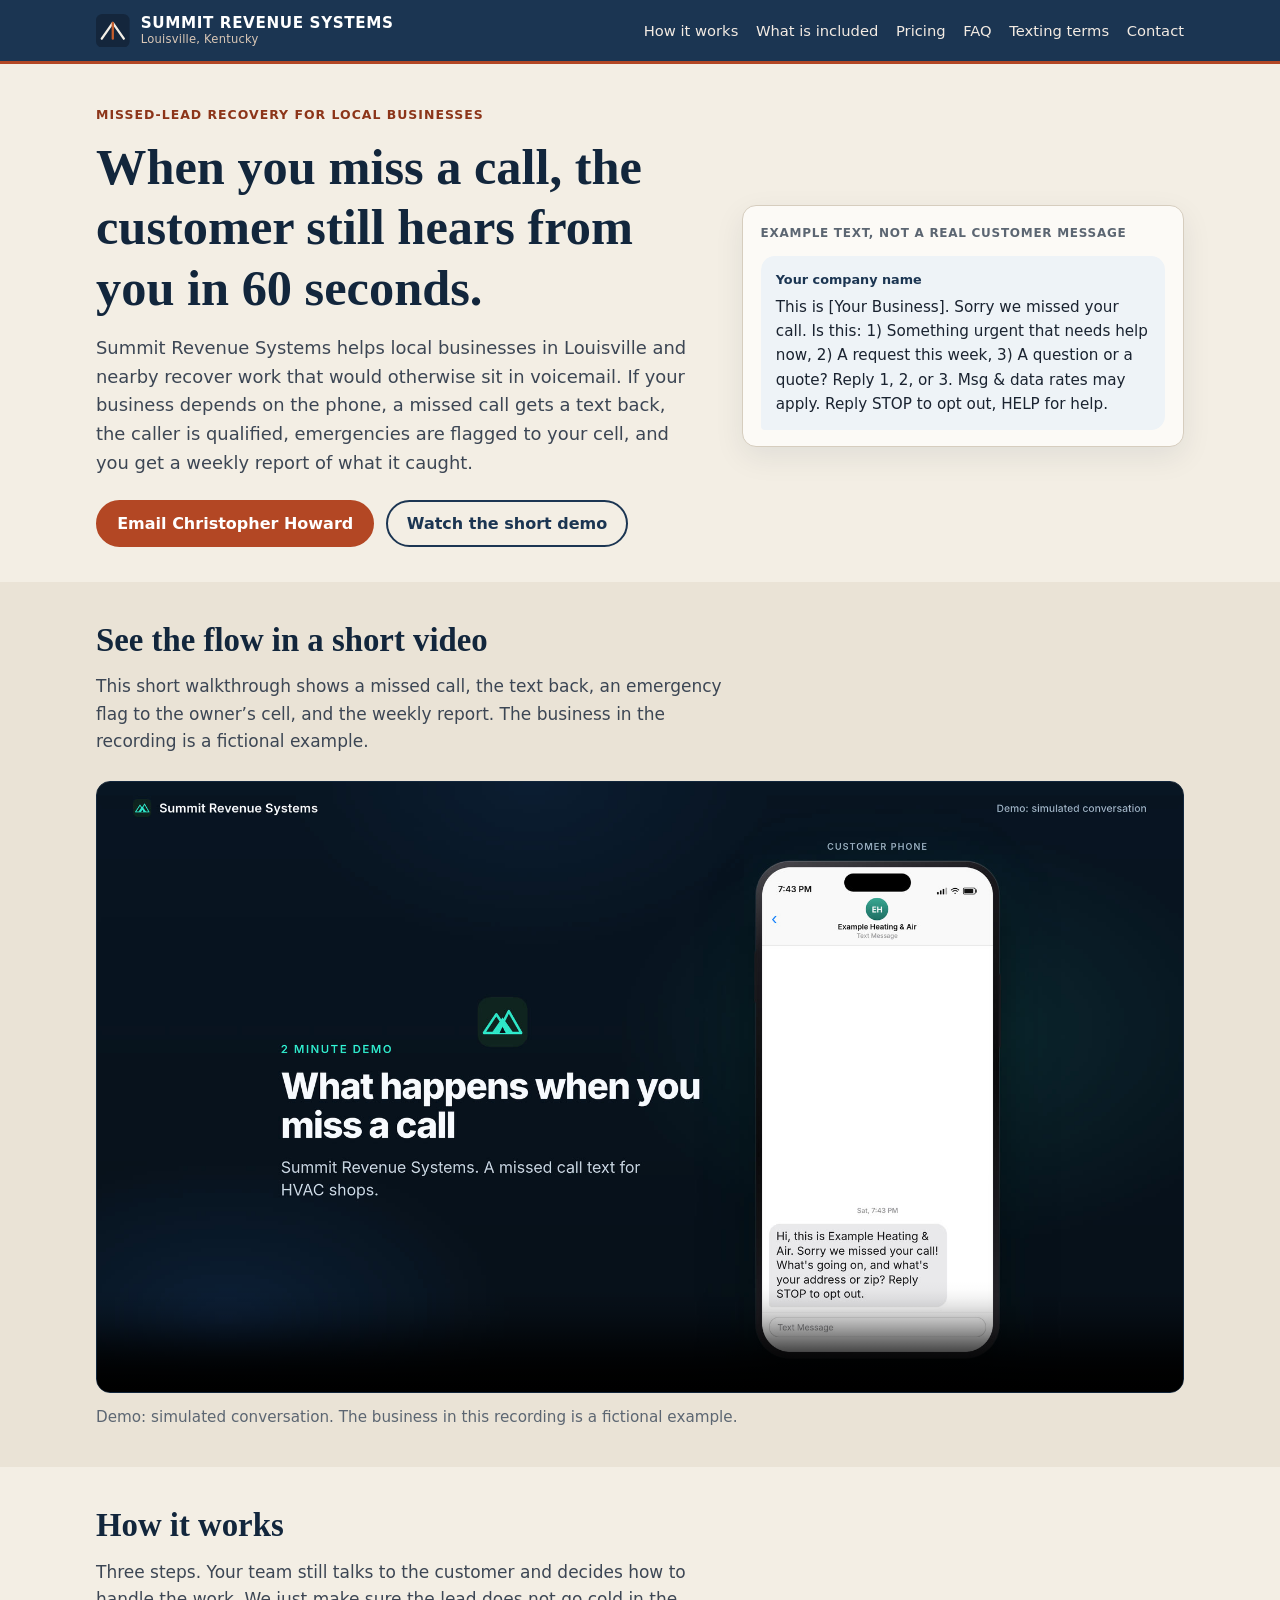
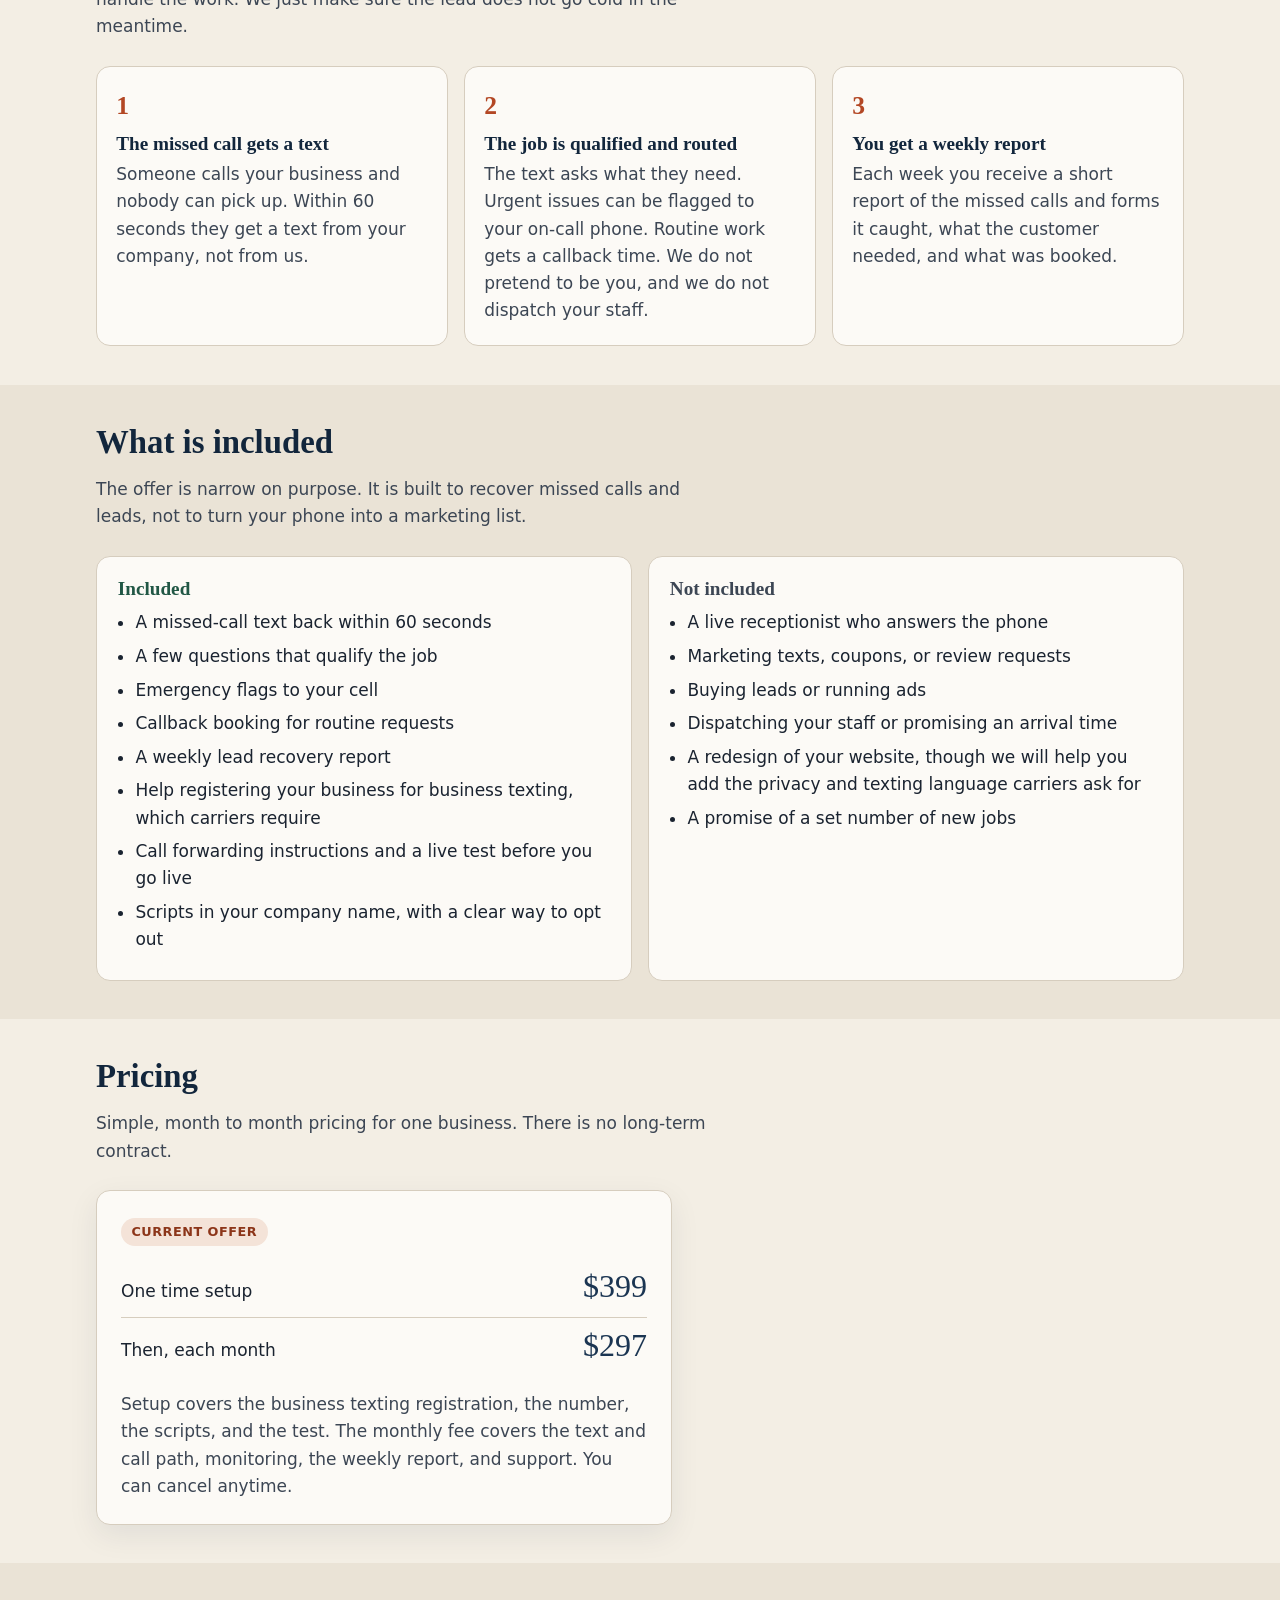
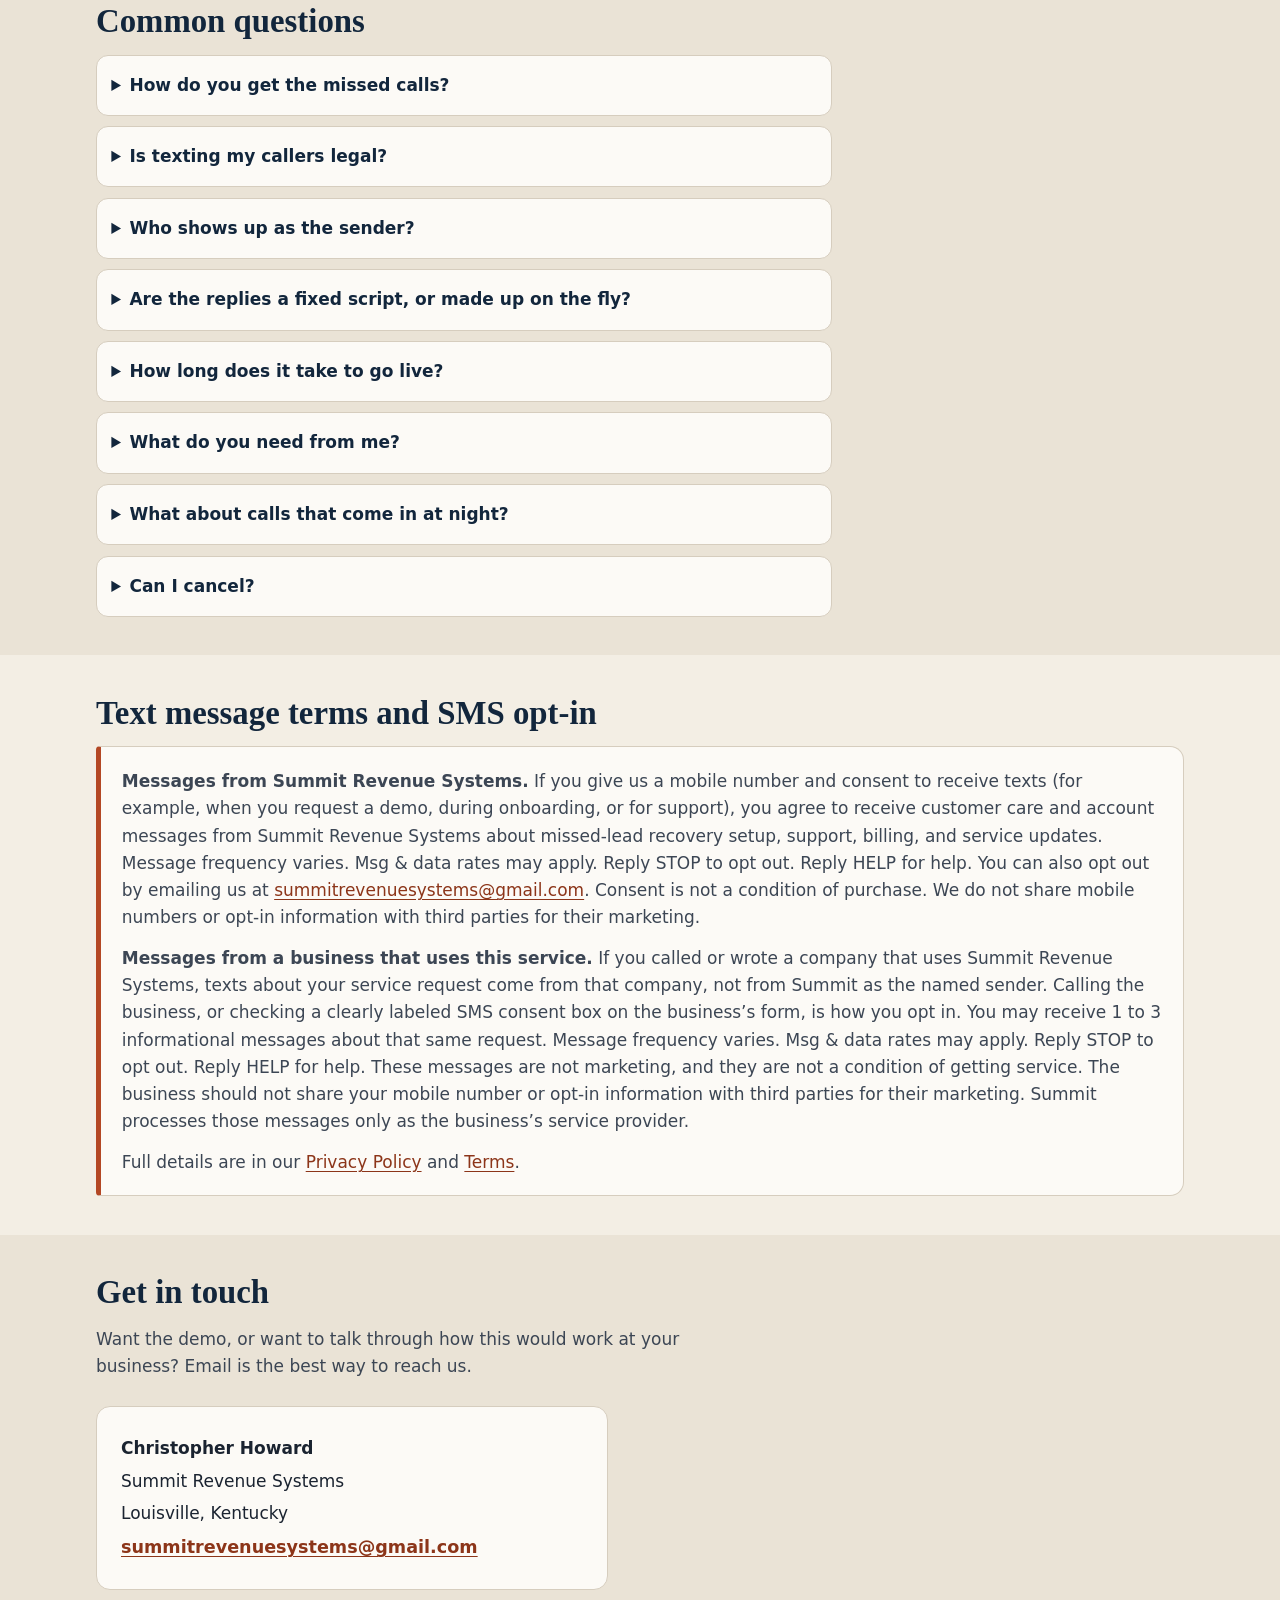
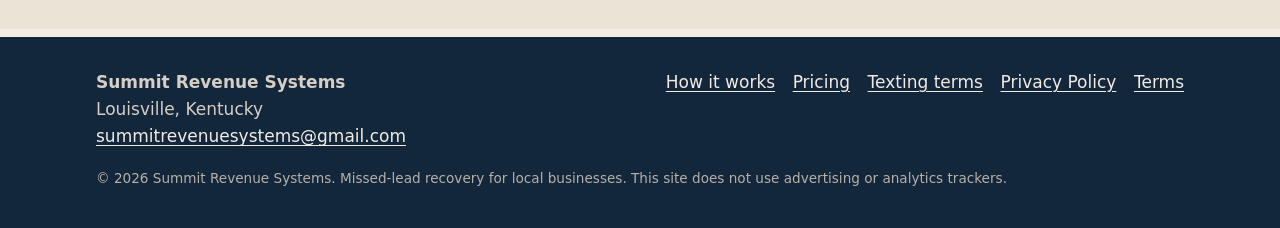
<file: index.html>
<!DOCTYPE html>
<html lang="en">
<head>
  <meta charset="utf-8">
  <meta name="viewport" content="width=device-width, initial-scale=1">
  <title>Summit Revenue Systems | Missed-Lead Recovery</title>
  <meta name="description" content="When your Louisville business misses a call, the customer gets a text back within 60 seconds. We qualify the caller, flag emergencies to your cell, and send a weekly report. $399 to set up, $297 a month, no contract.">
  <meta name="theme-color" content="#1b3552">
  <meta name="author" content="Christopher Howard, Summit Revenue Systems">
  <link rel="icon" href="favicon.svg" type="image/svg+xml">
  <link rel="stylesheet" href="styles.css">
</head>
<body>
  <a class="skip" href="#main">Skip to content</a>
  <header class="site-header">
    <div class="wrap bar">
      <a class="brand" href="index.html">
        <svg class="brand-mark" xmlns="http://www.w3.org/2000/svg" viewBox="0 0 32 32" aria-hidden="true">
          <rect width="32" height="32" rx="6" fill="#14263c"/>
          <path d="M5.5 23.5 L16 8.5 L26.5 23.5" fill="none" stroke="#f4efe6" stroke-width="2.2" stroke-linejoin="round" stroke-linecap="round"/>
          <path d="M16 8.5 V23.5" stroke="#c45c2c" stroke-width="2.2" stroke-linecap="round"/>
        </svg>
        <span class="brand-text">
          <span class="brand-name">Summit Revenue Systems</span>
          <span class="brand-tag">Louisville, Kentucky</span>
        </span>
      </a>
      <nav class="nav-desktop" aria-label="Primary">
        <a href="#how">How it works</a>
        <a href="#included">What is included</a>
        <a href="#pricing">Pricing</a>
        <a href="#faq">FAQ</a>
        <a href="#sms">Texting terms</a>
        <a href="#contact">Contact</a>
      </nav>
      <details class="nav-mobile">
        <summary>Menu</summary>
        <nav class="nav-panel" aria-label="Primary">
          <a href="#how">How it works</a>
          <a href="#included">What is included</a>
          <a href="#pricing">Pricing</a>
          <a href="#faq">FAQ</a>
          <a href="#sms">Texting terms</a>
          <a href="#contact">Contact</a>
          <a href="privacy.html">Privacy</a>
          <a href="terms.html">Terms</a>
        </nav>
      </details>
    </div>
  </header>

  <main id="main">
    <section class="hero">
      <div class="wrap hero-grid">
        <div>
          <p class="kicker">Missed-lead recovery for local businesses</p>
          <h1>When you miss a call, the customer still hears from you in 60 seconds.</h1>
          <p class="lead">Summit Revenue Systems helps local businesses in Louisville and nearby recover work that would otherwise sit in voicemail. If your business depends on the phone, a missed call gets a text back, the caller is qualified, emergencies are flagged to your cell, and you get a weekly report of what it caught.</p>
          <div class="actions">
            <a class="btn btn-primary" href="mailto:summitrevenuesystems@gmail.com?subject=Missed-lead%20recovery%20for%20my%20business">Email Christopher Howard</a>
            <a class="btn btn-secondary" href="#demo">Watch the short demo</a>
          </div>
        </div>
        <aside class="example-card" aria-label="Example of the first missed-call text">
          <p class="example-label">Example text, not a real customer message</p>
          <div class="bubble">
            <p class="from">Your company name</p>
            <p>This is [Your Business]. Sorry we missed your call. Is this: 1) Something urgent that needs help now, 2) A request this week, 3) A question or a quote? Reply 1, 2, or 3. Msg &amp; data rates may apply. Reply STOP to opt out, HELP for help.</p>
          </div>
        </aside>
      </div>
    </section>

    <section id="demo" class="band">
      <div class="wrap">
        <h2>See the flow in a short video</h2>
        <p class="section-intro">This short walkthrough shows a missed call, the text back, an emergency flag to the owner’s cell, and the weekly report. The business in the recording is a fictional example.</p>
        <div class="demo-frame">
          <img class="demo-poster" src="demo/poster.jpg" width="1600" height="900" alt="Still from the missed-call recovery demo, labeled Demo: simulated conversation.">
          <video controls preload="metadata" playsinline poster="demo/poster.jpg" title="Summit missed-call demo">
            <source src="demo/summit-missed-call-demo.mp4" type="video/mp4">
            Your browser cannot play this video. Email Christopher Howard and he can send it to you.
          </video>
        </div>
        <p class="demo-caption">Demo: simulated conversation. The business in this recording is a fictional example.</p>
      </div>
    </section>

    <section id="how">
      <div class="wrap">
        <h2>How it works</h2>
        <p class="section-intro">Three steps. Your team still talks to the customer and decides how to handle the work. We just make sure the lead does not go cold in the meantime.</p>
        <div class="steps">
          <article class="step">
            <div class="step-num">1</div>
            <h3>The missed call gets a text</h3>
            <p>Someone calls your business and nobody can pick up. Within 60 seconds they get a text from your company, not from us.</p>
          </article>
          <article class="step">
            <div class="step-num">2</div>
            <h3>The job is qualified and routed</h3>
            <p>The text asks what they need. Urgent issues can be flagged to your on-call phone. Routine work gets a callback time. We do not pretend to be you, and we do not dispatch your staff.</p>
          </article>
          <article class="step">
            <div class="step-num">3</div>
            <h3>You get a weekly report</h3>
            <p>Each week you receive a short report of the missed calls and forms it caught, what the customer needed, and what was booked.</p>
          </article>
        </div>
      </div>
    </section>

    <section id="included" class="band">
      <div class="wrap">
        <h2>What is included</h2>
        <p class="section-intro">The offer is narrow on purpose. It is built to recover missed calls and leads, not to turn your phone into a marketing list.</p>
        <div class="split">
          <div class="list-card in">
            <h3>Included</h3>
            <ul>
              <li>A missed-call text back within 60 seconds</li>
              <li>A few questions that qualify the job</li>
              <li>Emergency flags to your cell</li>
              <li>Callback booking for routine requests</li>
              <li>A weekly lead recovery report</li>
              <li>Help registering your business for business texting, which carriers require</li>
              <li>Call forwarding instructions and a live test before you go live</li>
              <li>Scripts in your company name, with a clear way to opt out</li>
            </ul>
          </div>
          <div class="list-card out">
            <h3>Not included</h3>
            <ul>
              <li>A live receptionist who answers the phone</li>
              <li>Marketing texts, coupons, or review requests</li>
              <li>Buying leads or running ads</li>
              <li>Dispatching your staff or promising an arrival time</li>
              <li>A redesign of your website, though we will help you add the privacy and texting language carriers ask for</li>
              <li>A promise of a set number of new jobs</li>
            </ul>
          </div>
        </div>
      </div>
    </section>

    <section id="pricing">
      <div class="wrap">
        <h2>Pricing</h2>
        <p class="section-intro">Simple, month to month pricing for one business. There is no long-term contract.</p>
        <div class="price-box">
          <span class="badge">Current offer</span>
          <div class="price-row">
            <div>One time setup</div>
            <div class="price-amt">$399</div>
          </div>
          <div class="price-row">
            <div>Then, each month</div>
            <div class="price-amt">$297</div>
          </div>
          <p class="price-note">Setup covers the business texting registration, the number, the scripts, and the test. The monthly fee covers the text and call path, monitoring, the weekly report, and support. You can cancel anytime.</p>
        </div>
      </div>
    </section>

    <section id="faq" class="band">
      <div class="wrap">
        <h2>Common questions</h2>
        <div class="faq">
          <details>
            <summary>How do you get the missed calls?</summary>
            <p>Your phone company forwards unanswered calls to a number we set up for your business. If that path ever fails, callers reach your normal voicemail. You can turn forwarding off at any time.</p>
          </details>
          <details>
            <summary>Is texting my callers legal?</summary>
            <p>We treat the first missed-call text as a reply to a call the customer already placed, not as a marketing message. The first text identifies your company and tells the person how to opt out. Follow-up texts, if any, stay about that same request. We do not send promotions, coupons, or review requests. Texts after a web form go out only when the form includes a clear SMS consent checkbox and disclosure. Each business is registered for business texting under its own legal name before any messages are sent.</p>
            <p>Carriers and regulators have not published a rule that names “missed call text back” as its own category of consent, so we keep the program narrow on purpose. This is a description of how we operate, not legal advice. A lawyer should review your specific use before you go live.</p>
          </details>
          <details>
            <summary>Who shows up as the sender?</summary>
            <p>The texts go out in your company’s name. Callers should feel like they are hearing from you. Summit is your vendor in the background, not the name on the message.</p>
          </details>
          <details>
            <summary>Are the replies a fixed script, or made up on the fly?</summary>
            <p>No. The replies follow a fixed script we agree on with you. It does not invent answers, and it does not pretend to be a person at your business.</p>
          </details>
          <details>
            <summary>How long does it take to go live?</summary>
            <p>Setup on our side is straightforward. Carrier approval for business texting often takes about a week, and it can take longer if the paperwork is sent back. We start that registration first and set expectations before you depend on the system.</p>
          </details>
          <details>
            <summary>What do you need from me?</summary>
            <p>Your legal business name, EIN (your federal tax ID), website, business hours, on-call cell, and a backup contact. Carriers also expect a privacy policy and texting terms on your site. We will help you with that language.</p>
          </details>
          <details>
            <summary>What about calls that come in at night?</summary>
            <p>The first reply to a missed call can go out right away, including at night, because the person just called you. Any later automatic follow-up waits until morning hours.</p>
          </details>
          <details>
            <summary>Can I cancel?</summary>
            <p>Yes. There is no long-term contract. You can cancel anytime.</p>
          </details>
        </div>
      </div>
    </section>

    <section id="sms">
      <div class="wrap">
        <h2>Text message terms and SMS opt-in</h2>
        <div class="sms-box">
          <p><strong>Messages from Summit Revenue Systems.</strong> If you give us a mobile number and consent to receive texts (for example, when you request a demo, during onboarding, or for support), you agree to receive customer care and account messages from Summit Revenue Systems about missed-lead recovery setup, support, billing, and service updates. Message frequency varies. Msg &amp; data rates may apply. Reply STOP to opt out. Reply HELP for help. You can also opt out by emailing us at <a href="mailto:summitrevenuesystems@gmail.com">summitrevenuesystems@gmail.com</a>. Consent is not a condition of purchase. We do not share mobile numbers or opt-in information with third parties for their marketing.</p>
          <p><strong>Messages from a business that uses this service.</strong> If you called or wrote a company that uses Summit Revenue Systems, texts about your service request come from that company, not from Summit as the named sender. Calling the business, or checking a clearly labeled SMS consent box on the business’s form, is how you opt in. You may receive 1 to 3 informational messages about that same request. Message frequency varies. Msg &amp; data rates may apply. Reply STOP to opt out. Reply HELP for help. These messages are not marketing, and they are not a condition of getting service. The business should not share your mobile number or opt-in information with third parties for their marketing. Summit processes those messages only as the business’s service provider.</p>
          <p>Full details are in our <a href="privacy.html">Privacy Policy</a> and <a href="terms.html">Terms</a>.</p>
        </div>
      </div>
    </section>

    <section id="contact" class="band">
      <div class="wrap">
        <h2>Get in touch</h2>
        <p class="section-intro">Want the demo, or want to talk through how this would work at your business? Email is the best way to reach us.</p>
        <div class="contact-card">
          <p><strong>Christopher Howard</strong></p>
          <p>Summit Revenue Systems</p>
          <p>Louisville, Kentucky</p>
          <p><a class="email" href="mailto:summitrevenuesystems@gmail.com">summitrevenuesystems@gmail.com</a></p>
        </div>
      </div>
    </section>
  </main>

  <footer class="site-footer">
    <div class="wrap">
      <div class="footer-grid">
        <div>
          <strong>Summit Revenue Systems</strong>
          <div>Louisville, Kentucky</div>
          <div><a href="mailto:summitrevenuesystems@gmail.com">summitrevenuesystems@gmail.com</a></div>
        </div>
        <nav class="footer-links" aria-label="Footer">
          <a href="#how">How it works</a>
          <a href="#pricing">Pricing</a>
          <a href="#sms">Texting terms</a>
          <a href="privacy.html">Privacy Policy</a>
          <a href="terms.html">Terms</a>
        </nav>
      </div>
      <p class="tiny">© 2026 Summit Revenue Systems. Missed-lead recovery for local businesses. This site does not use advertising or analytics trackers.</p>
    </div>
  </footer>
</body>
</html>
</file>
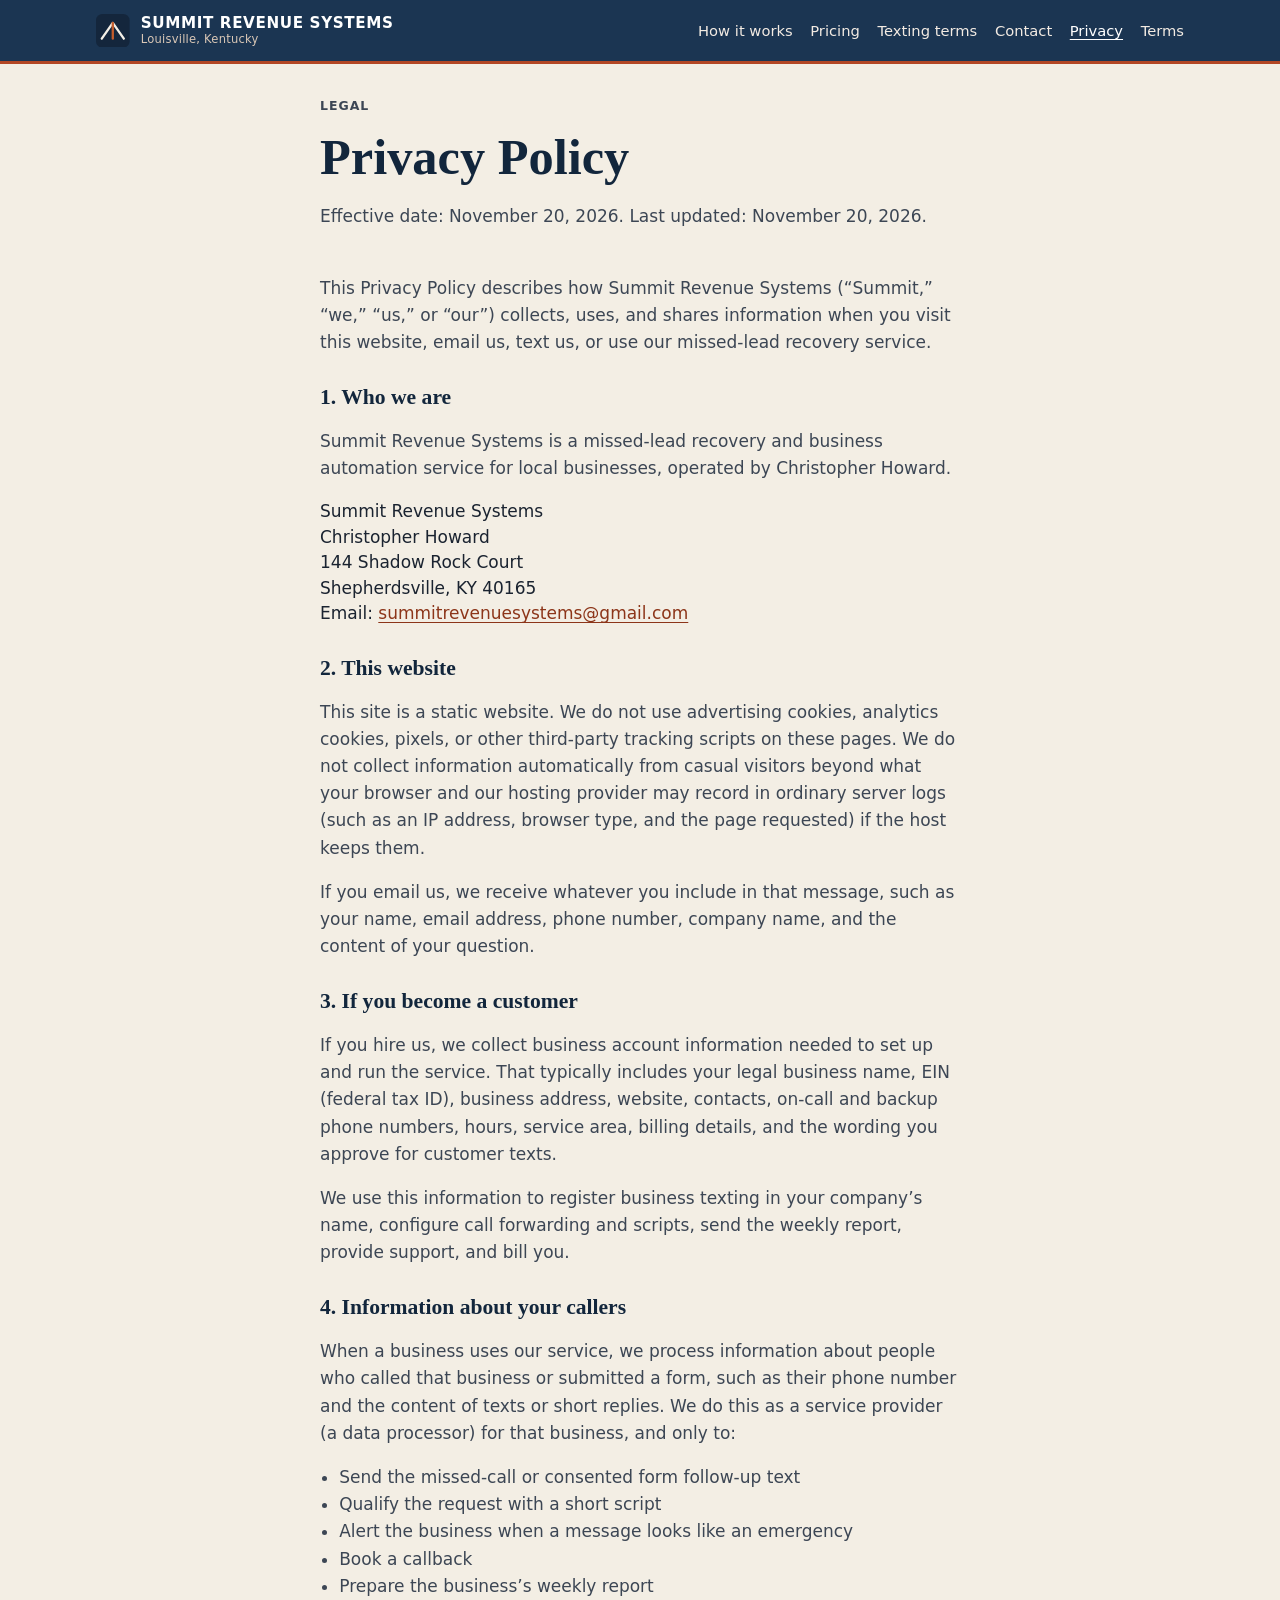
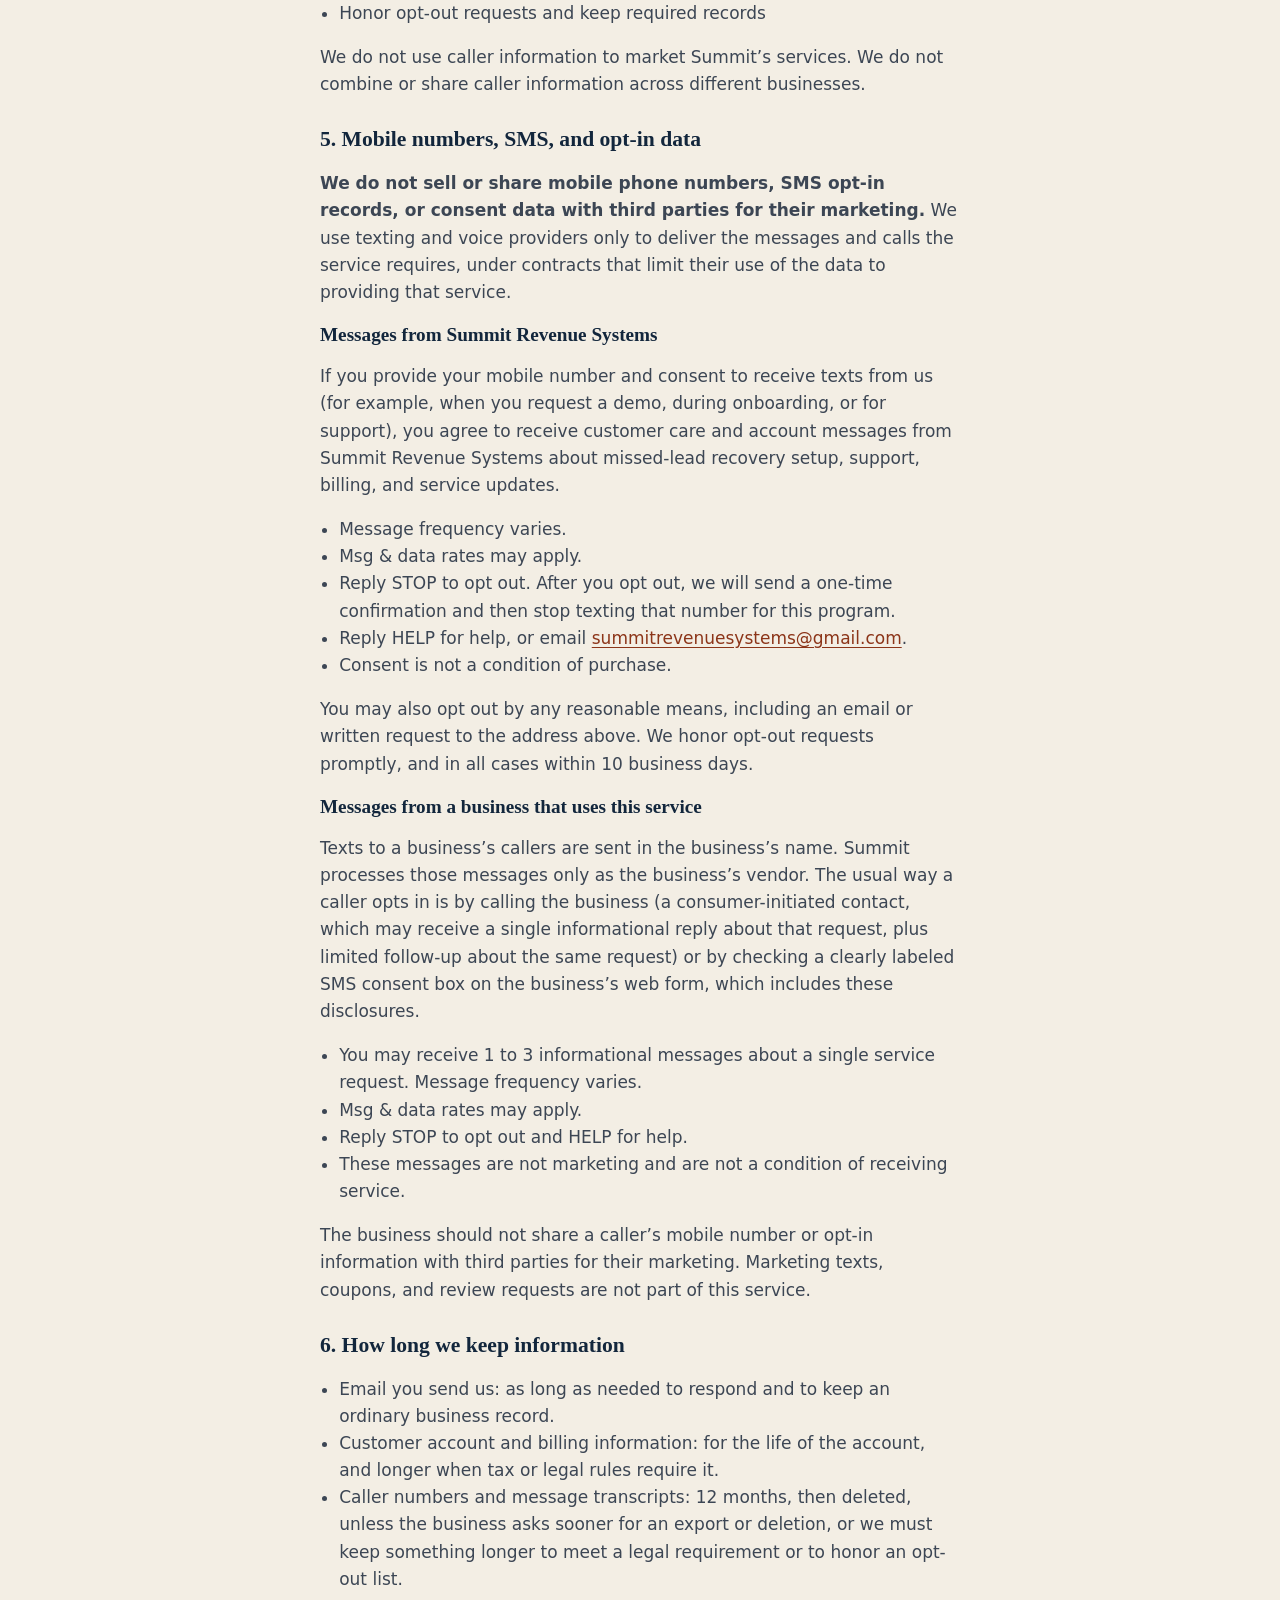
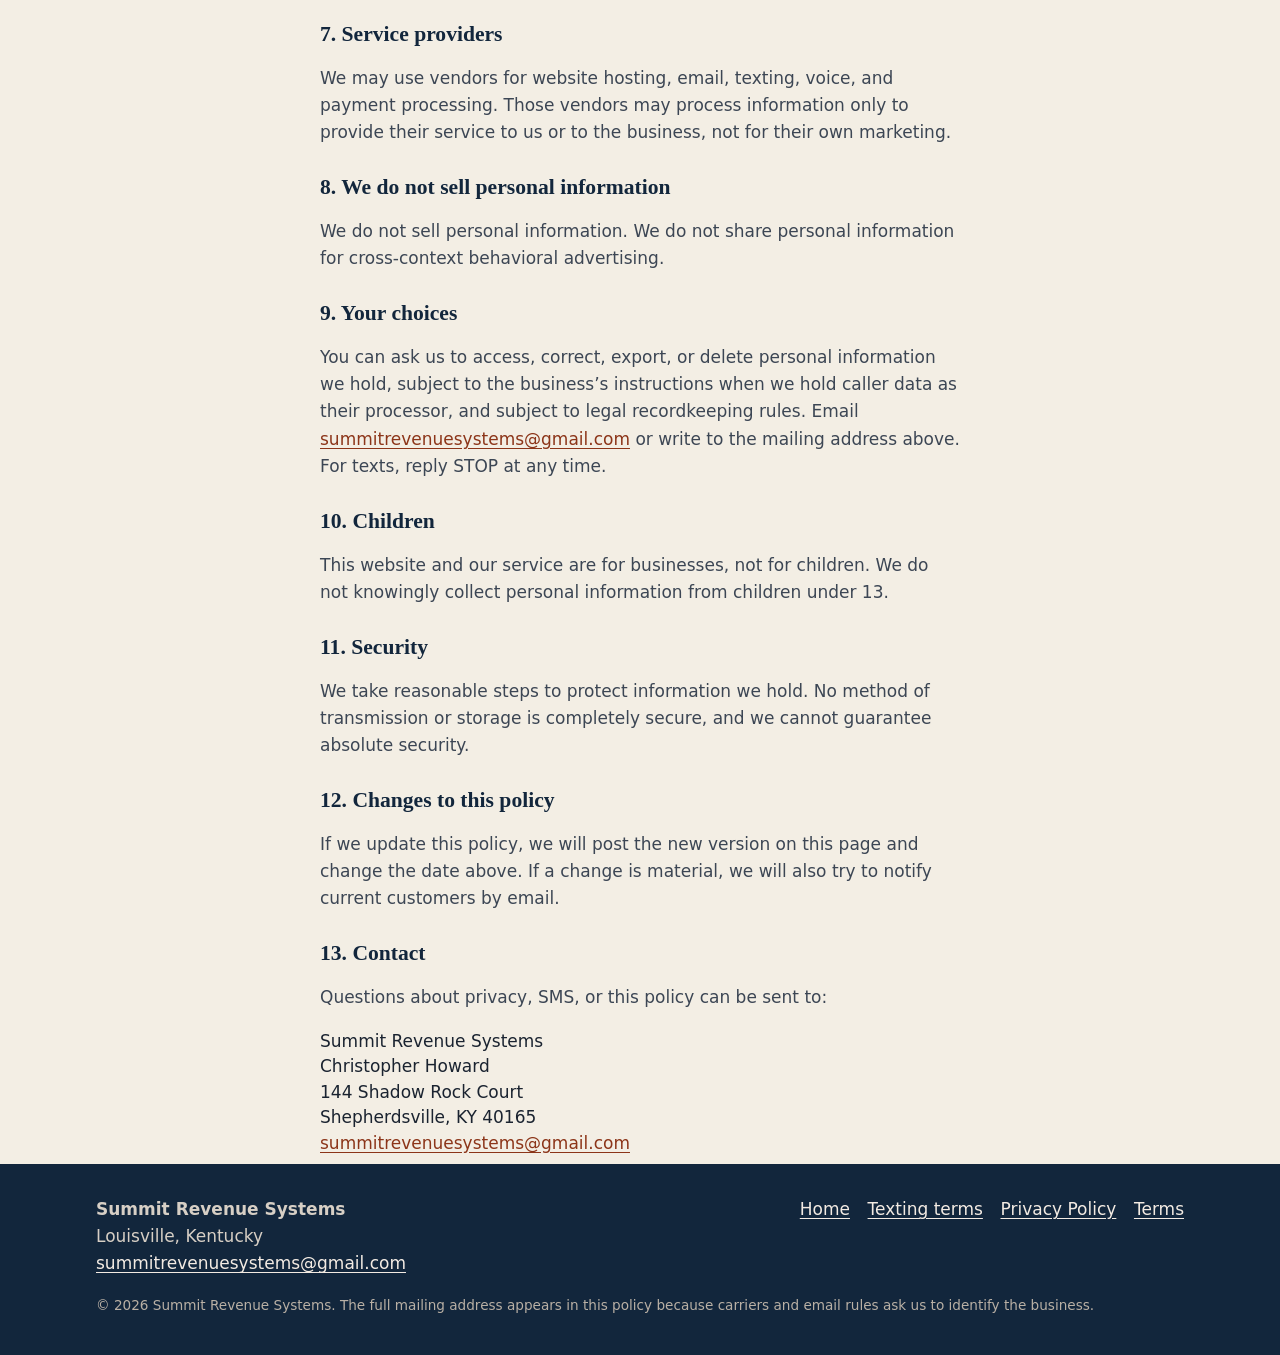
<file: privacy.html>
<!DOCTYPE html>
<html lang="en">
<head>
  <meta charset="utf-8">
  <meta name="viewport" content="width=device-width, initial-scale=1">
  <title>Privacy Policy | Summit Revenue Systems</title>
  <meta name="description" content="Privacy Policy for Summit Revenue Systems, including how we handle mobile numbers, SMS opt-in information, and caller data for missed-lead recovery.">
  <meta name="theme-color" content="#1b3552">
  <link rel="icon" href="favicon.svg" type="image/svg+xml">
  <link rel="stylesheet" href="styles.css">
</head>
<body>
  <a class="skip" href="#main">Skip to content</a>
  <header class="site-header">
    <div class="wrap bar">
      <a class="brand" href="index.html">
        <svg class="brand-mark" xmlns="http://www.w3.org/2000/svg" viewBox="0 0 32 32" aria-hidden="true">
          <rect width="32" height="32" rx="6" fill="#14263c"/>
          <path d="M5.5 23.5 L16 8.5 L26.5 23.5" fill="none" stroke="#f4efe6" stroke-width="2.2" stroke-linejoin="round" stroke-linecap="round"/>
          <path d="M16 8.5 V23.5" stroke="#c45c2c" stroke-width="2.2" stroke-linecap="round"/>
        </svg>
        <span class="brand-text">
          <span class="brand-name">Summit Revenue Systems</span>
          <span class="brand-tag">Louisville, Kentucky</span>
        </span>
      </a>
      <nav class="nav-desktop" aria-label="Primary">
        <a href="index.html#how">How it works</a>
        <a href="index.html#pricing">Pricing</a>
        <a href="index.html#sms">Texting terms</a>
        <a href="index.html#contact">Contact</a>
        <a href="privacy.html" aria-current="page">Privacy</a>
        <a href="terms.html">Terms</a>
      </nav>
      <details class="nav-mobile">
        <summary>Menu</summary>
        <nav class="nav-panel" aria-label="Primary">
          <a href="index.html">Home</a>
          <a href="index.html#sms">Texting terms</a>
          <a href="privacy.html" aria-current="page">Privacy</a>
          <a href="terms.html">Terms</a>
          <a href="index.html#contact">Contact</a>
        </nav>
      </details>
    </div>
  </header>

  <main id="main" class="legal">
    <header class="legal-header narrow">
      <p class="kicker">Legal</p>
      <h1>Privacy Policy</h1>
      <p class="legal-meta">Effective date: November 20, 2026. Last updated: November 20, 2026.</p>
    </header>

    <div class="narrow">
      <p>This Privacy Policy describes how Summit Revenue Systems (“Summit,” “we,” “us,” or “our”) collects, uses, and shares information when you visit this website, email us, text us, or use our missed-lead recovery service.</p>

      <h2>1. Who we are</h2>
      <p>Summit Revenue Systems is a missed-lead recovery and business automation service for local businesses, operated by Christopher Howard.</p>
      <address class="address">
        Summit Revenue Systems<br>
        Christopher Howard<br>
        144 Shadow Rock Court<br>
        Shepherdsville, KY 40165<br>
        Email: <a href="mailto:summitrevenuesystems@gmail.com">summitrevenuesystems@gmail.com</a>
      </address>

      <h2>2. This website</h2>
      <p>This site is a static website. We do not use advertising cookies, analytics cookies, pixels, or other third-party tracking scripts on these pages. We do not collect information automatically from casual visitors beyond what your browser and our hosting provider may record in ordinary server logs (such as an IP address, browser type, and the page requested) if the host keeps them.</p>
      <p>If you email us, we receive whatever you include in that message, such as your name, email address, phone number, company name, and the content of your question.</p>

      <h2>3. If you become a customer</h2>
      <p>If you hire us, we collect business account information needed to set up and run the service. That typically includes your legal business name, EIN (federal tax ID), business address, website, contacts, on-call and backup phone numbers, hours, service area, billing details, and the wording you approve for customer texts.</p>
      <p>We use this information to register business texting in your company’s name, configure call forwarding and scripts, send the weekly report, provide support, and bill you.</p>

      <h2>4. Information about your callers</h2>
      <p>When a business uses our service, we process information about people who called that business or submitted a form, such as their phone number and the content of texts or short replies. We do this as a service provider (a data processor) for that business, and only to:</p>
      <ul>
        <li>Send the missed-call or consented form follow-up text</li>
        <li>Qualify the request with a short script</li>
        <li>Alert the business when a message looks like an emergency</li>
        <li>Book a callback</li>
        <li>Prepare the business’s weekly report</li>
        <li>Honor opt-out requests and keep required records</li>
      </ul>
      <p>We do not use caller information to market Summit’s services. We do not combine or share caller information across different businesses.</p>

      <h2>5. Mobile numbers, SMS, and opt-in data</h2>
      <p><strong>We do not sell or share mobile phone numbers, SMS opt-in records, or consent data with third parties for their marketing.</strong> We use texting and voice providers only to deliver the messages and calls the service requires, under contracts that limit their use of the data to providing that service.</p>

      <h3>Messages from Summit Revenue Systems</h3>
      <p>If you provide your mobile number and consent to receive texts from us (for example, when you request a demo, during onboarding, or for support), you agree to receive customer care and account messages from Summit Revenue Systems about missed-lead recovery setup, support, billing, and service updates.</p>
      <ul>
        <li>Message frequency varies.</li>
        <li>Msg &amp; data rates may apply.</li>
        <li>Reply STOP to opt out. After you opt out, we will send a one-time confirmation and then stop texting that number for this program.</li>
        <li>Reply HELP for help, or email <a href="mailto:summitrevenuesystems@gmail.com">summitrevenuesystems@gmail.com</a>.</li>
        <li>Consent is not a condition of purchase.</li>
      </ul>
      <p>You may also opt out by any reasonable means, including an email or written request to the address above. We honor opt-out requests promptly, and in all cases within 10 business days.</p>

      <h3>Messages from a business that uses this service</h3>
      <p>Texts to a business’s callers are sent in the business’s name. Summit processes those messages only as the business’s vendor. The usual way a caller opts in is by calling the business (a consumer-initiated contact, which may receive a single informational reply about that request, plus limited follow-up about the same request) or by checking a clearly labeled SMS consent box on the business’s web form, which includes these disclosures.</p>
      <ul>
        <li>You may receive 1 to 3 informational messages about a single service request. Message frequency varies.</li>
        <li>Msg &amp; data rates may apply.</li>
        <li>Reply STOP to opt out and HELP for help.</li>
        <li>These messages are not marketing and are not a condition of receiving service.</li>
      </ul>
      <p>The business should not share a caller’s mobile number or opt-in information with third parties for their marketing. Marketing texts, coupons, and review requests are not part of this service.</p>

      <h2>6. How long we keep information</h2>
      <ul>
        <li>Email you send us: as long as needed to respond and to keep an ordinary business record.</li>
        <li>Customer account and billing information: for the life of the account, and longer when tax or legal rules require it.</li>
        <li>Caller numbers and message transcripts: 12 months, then deleted, unless the business asks sooner for an export or deletion, or we must keep something longer to meet a legal requirement or to honor an opt-out list.</li>
      </ul>

      <h2>7. Service providers</h2>
      <p>We may use vendors for website hosting, email, texting, voice, and payment processing. Those vendors may process information only to provide their service to us or to the business, not for their own marketing.</p>

      <h2>8. We do not sell personal information</h2>
      <p>We do not sell personal information. We do not share personal information for cross-context behavioral advertising.</p>

      <h2>9. Your choices</h2>
      <p>You can ask us to access, correct, export, or delete personal information we hold, subject to the business’s instructions when we hold caller data as their processor, and subject to legal recordkeeping rules. Email <a href="mailto:summitrevenuesystems@gmail.com">summitrevenuesystems@gmail.com</a> or write to the mailing address above. For texts, reply STOP at any time.</p>

      <h2>10. Children</h2>
      <p>This website and our service are for businesses, not for children. We do not knowingly collect personal information from children under 13.</p>

      <h2>11. Security</h2>
      <p>We take reasonable steps to protect information we hold. No method of transmission or storage is completely secure, and we cannot guarantee absolute security.</p>

      <h2>12. Changes to this policy</h2>
      <p>If we update this policy, we will post the new version on this page and change the date above. If a change is material, we will also try to notify current customers by email.</p>

      <h2>13. Contact</h2>
      <p>Questions about privacy, SMS, or this policy can be sent to:</p>
      <address class="address">
        Summit Revenue Systems<br>
        Christopher Howard<br>
        144 Shadow Rock Court<br>
        Shepherdsville, KY 40165<br>
        <a href="mailto:summitrevenuesystems@gmail.com">summitrevenuesystems@gmail.com</a>
      </address>
    </div>
  </main>

  <footer class="site-footer">
    <div class="wrap">
      <div class="footer-grid">
        <div>
          <strong>Summit Revenue Systems</strong>
          <div>Louisville, Kentucky</div>
          <div><a href="mailto:summitrevenuesystems@gmail.com">summitrevenuesystems@gmail.com</a></div>
        </div>
        <nav class="footer-links" aria-label="Footer">
          <a href="index.html">Home</a>
          <a href="index.html#sms">Texting terms</a>
          <a href="privacy.html" aria-current="page">Privacy Policy</a>
          <a href="terms.html">Terms</a>
        </nav>
      </div>
      <p class="tiny">© 2026 Summit Revenue Systems. The full mailing address appears in this policy because carriers and email rules ask us to identify the business.</p>
    </div>
  </footer>
</body>
</html>
</file>
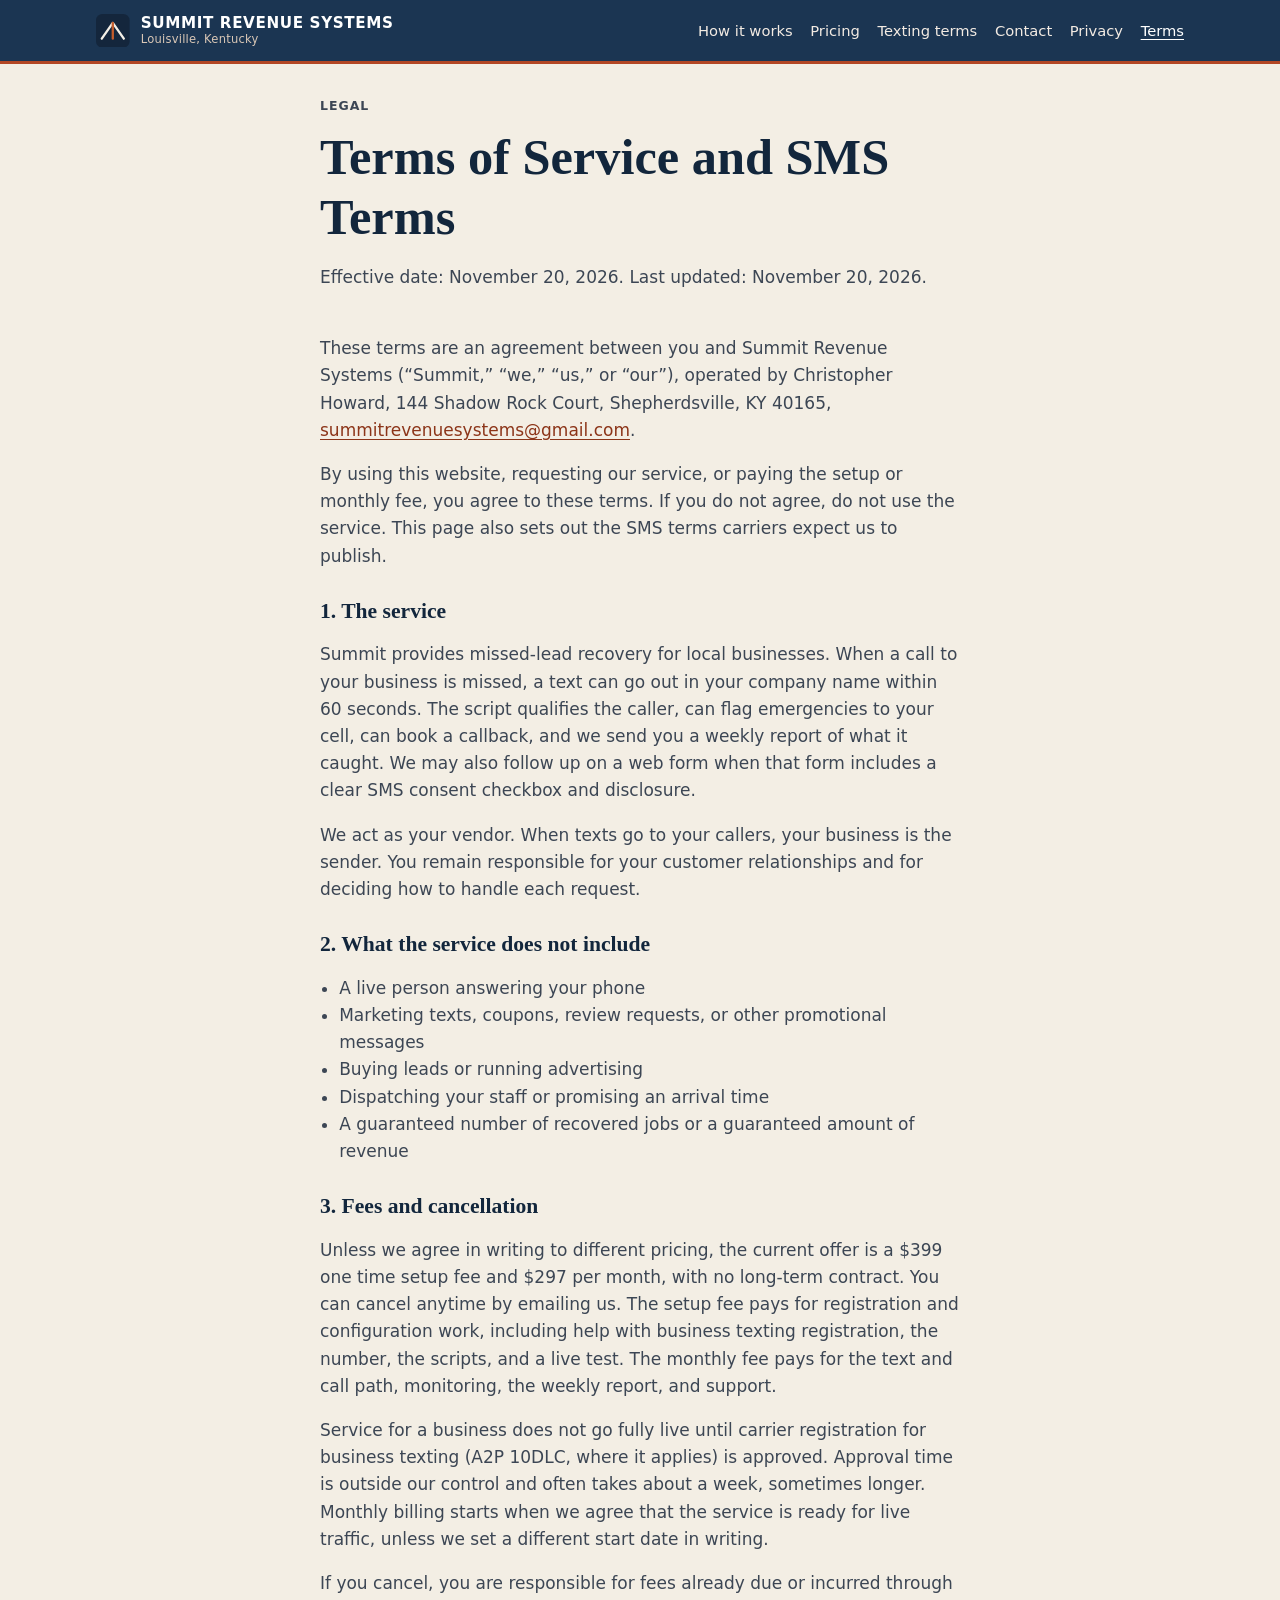
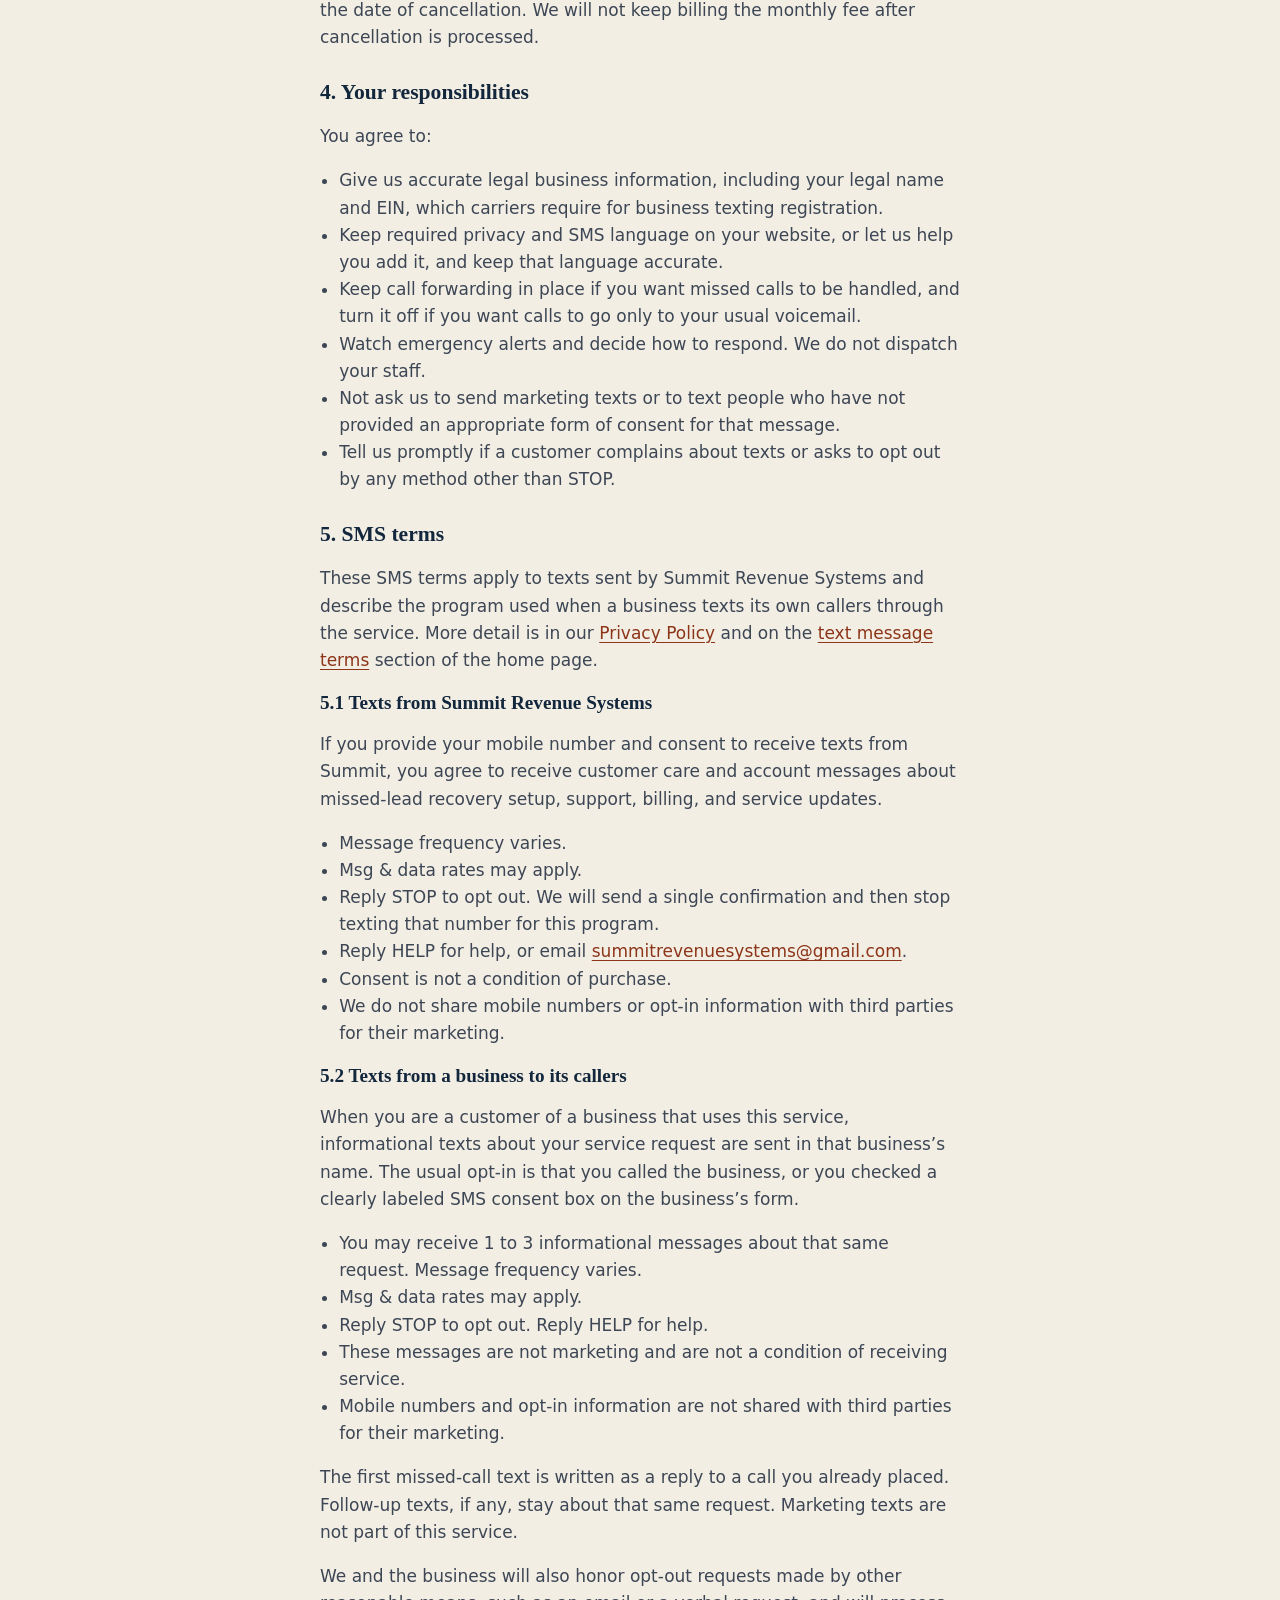
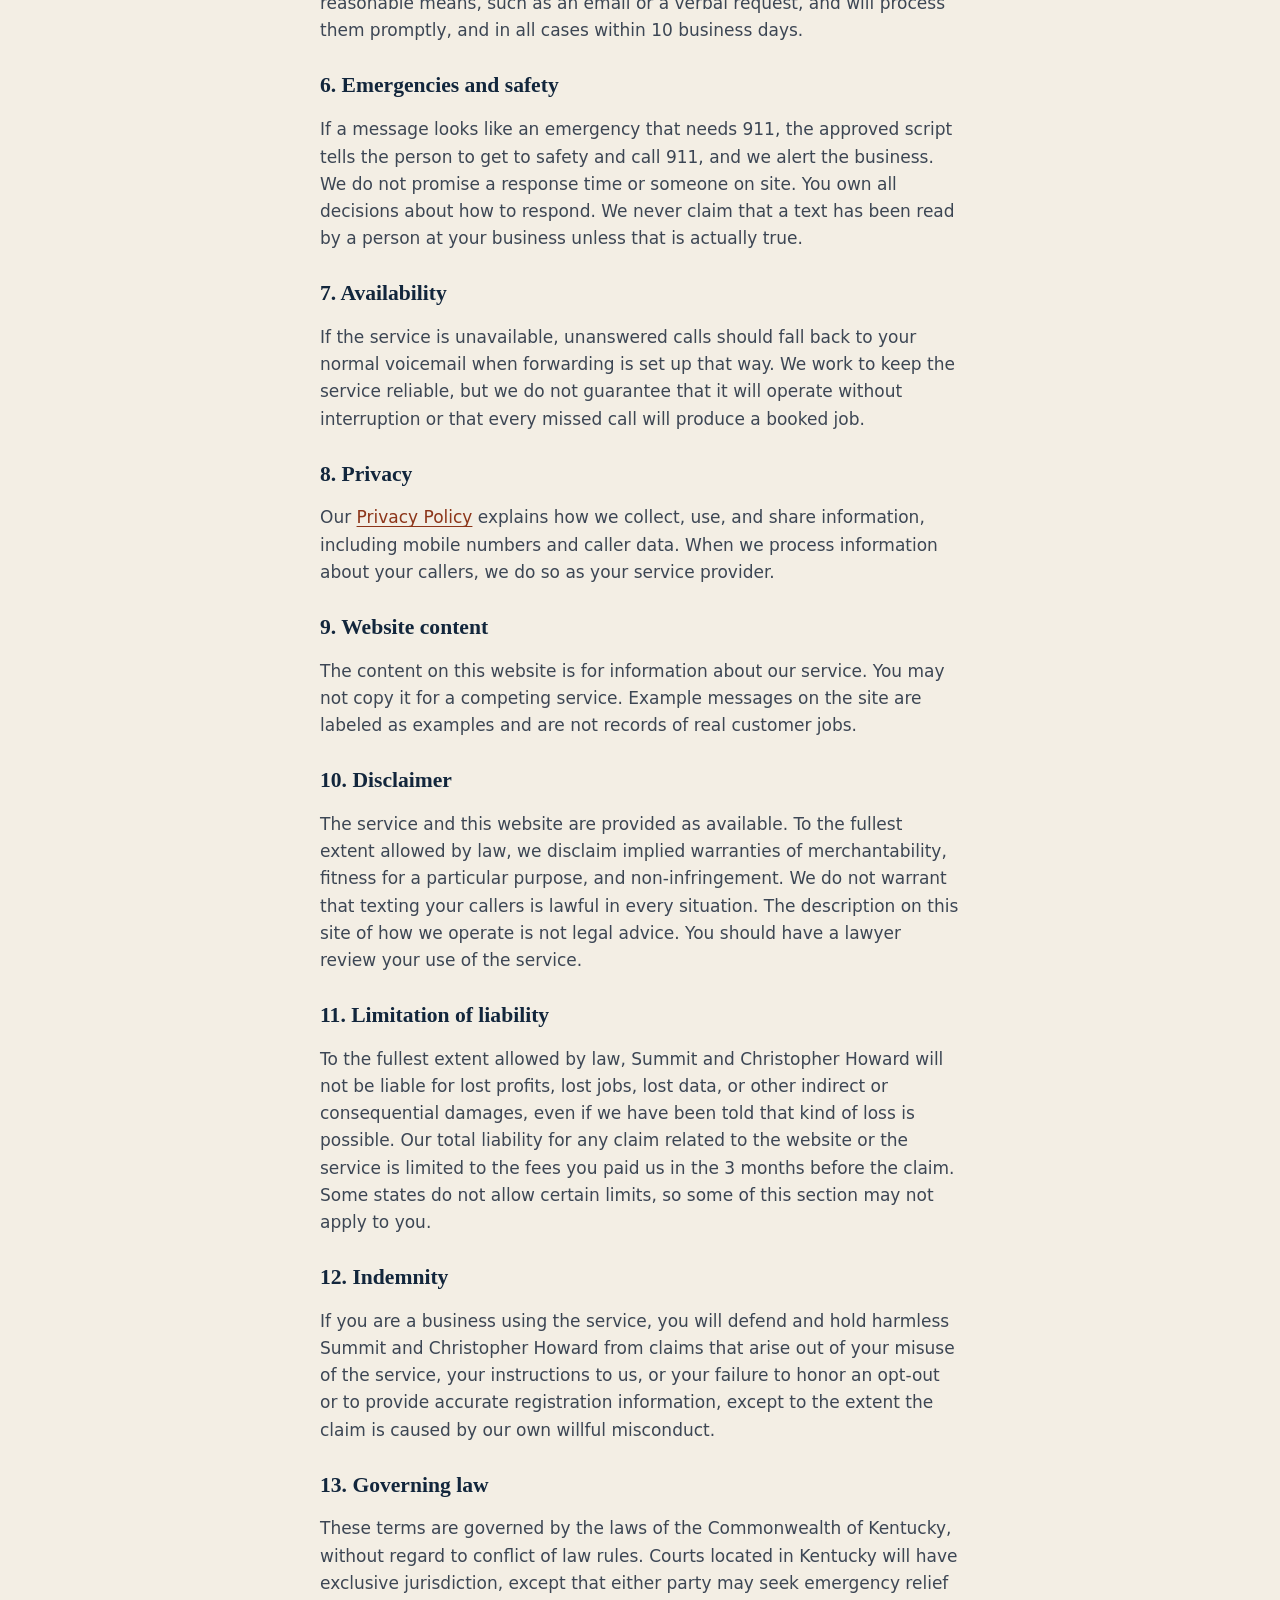
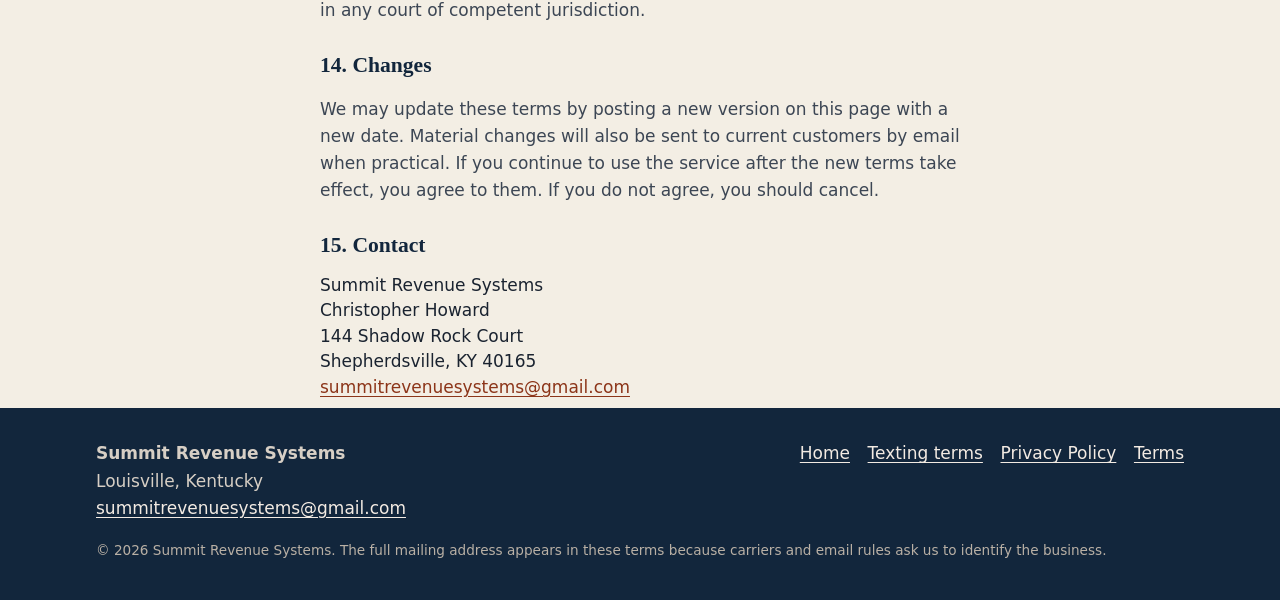
<file: terms.html>
<!DOCTYPE html>
<html lang="en">
<head>
  <meta charset="utf-8">
  <meta name="viewport" content="width=device-width, initial-scale=1">
  <title>Terms of Service and SMS Terms | Summit Revenue Systems</title>
  <meta name="description" content="Terms of Service and SMS terms for Summit Revenue Systems missed-lead recovery, including STOP and HELP instructions, message frequency, and pricing.">
  <meta name="theme-color" content="#1b3552">
  <link rel="icon" href="favicon.svg" type="image/svg+xml">
  <link rel="stylesheet" href="styles.css">
</head>
<body>
  <a class="skip" href="#main">Skip to content</a>
  <header class="site-header">
    <div class="wrap bar">
      <a class="brand" href="index.html">
        <svg class="brand-mark" xmlns="http://www.w3.org/2000/svg" viewBox="0 0 32 32" aria-hidden="true">
          <rect width="32" height="32" rx="6" fill="#14263c"/>
          <path d="M5.5 23.5 L16 8.5 L26.5 23.5" fill="none" stroke="#f4efe6" stroke-width="2.2" stroke-linejoin="round" stroke-linecap="round"/>
          <path d="M16 8.5 V23.5" stroke="#c45c2c" stroke-width="2.2" stroke-linecap="round"/>
        </svg>
        <span class="brand-text">
          <span class="brand-name">Summit Revenue Systems</span>
          <span class="brand-tag">Louisville, Kentucky</span>
        </span>
      </a>
      <nav class="nav-desktop" aria-label="Primary">
        <a href="index.html#how">How it works</a>
        <a href="index.html#pricing">Pricing</a>
        <a href="index.html#sms">Texting terms</a>
        <a href="index.html#contact">Contact</a>
        <a href="privacy.html">Privacy</a>
        <a href="terms.html" aria-current="page">Terms</a>
      </nav>
      <details class="nav-mobile">
        <summary>Menu</summary>
        <nav class="nav-panel" aria-label="Primary">
          <a href="index.html">Home</a>
          <a href="index.html#sms">Texting terms</a>
          <a href="privacy.html">Privacy</a>
          <a href="terms.html" aria-current="page">Terms</a>
          <a href="index.html#contact">Contact</a>
        </nav>
      </details>
    </div>
  </header>

  <main id="main" class="legal">
    <header class="legal-header narrow">
      <p class="kicker">Legal</p>
      <h1>Terms of Service and SMS Terms</h1>
      <p class="legal-meta">Effective date: November 20, 2026. Last updated: November 20, 2026.</p>
    </header>

    <div class="narrow">
      <p>These terms are an agreement between you and Summit Revenue Systems (“Summit,” “we,” “us,” or “our”), operated by Christopher Howard, 144 Shadow Rock Court, Shepherdsville, KY 40165, <a href="mailto:summitrevenuesystems@gmail.com">summitrevenuesystems@gmail.com</a>.</p>
      <p>By using this website, requesting our service, or paying the setup or monthly fee, you agree to these terms. If you do not agree, do not use the service. This page also sets out the SMS terms carriers expect us to publish.</p>

      <h2>1. The service</h2>
      <p>Summit provides missed-lead recovery for local businesses. When a call to your business is missed, a text can go out in your company name within 60 seconds. The script qualifies the caller, can flag emergencies to your cell, can book a callback, and we send you a weekly report of what it caught. We may also follow up on a web form when that form includes a clear SMS consent checkbox and disclosure.</p>
      <p>We act as your vendor. When texts go to your callers, your business is the sender. You remain responsible for your customer relationships and for deciding how to handle each request.</p>

      <h2>2. What the service does not include</h2>
      <ul>
        <li>A live person answering your phone</li>
        <li>Marketing texts, coupons, review requests, or other promotional messages</li>
        <li>Buying leads or running advertising</li>
        <li>Dispatching your staff or promising an arrival time</li>
        <li>A guaranteed number of recovered jobs or a guaranteed amount of revenue</li>
      </ul>

      <h2>3. Fees and cancellation</h2>
      <p>Unless we agree in writing to different pricing, the current offer is a $399 one time setup fee and $297 per month, with no long-term contract. You can cancel anytime by emailing us. The setup fee pays for registration and configuration work, including help with business texting registration, the number, the scripts, and a live test. The monthly fee pays for the text and call path, monitoring, the weekly report, and support.</p>
      <p>Service for a business does not go fully live until carrier registration for business texting (A2P 10DLC, where it applies) is approved. Approval time is outside our control and often takes about a week, sometimes longer. Monthly billing starts when we agree that the service is ready for live traffic, unless we set a different start date in writing.</p>
      <p>If you cancel, you are responsible for fees already due or incurred through the date of cancellation. We will not keep billing the monthly fee after cancellation is processed.</p>

      <h2>4. Your responsibilities</h2>
      <p>You agree to:</p>
      <ul>
        <li>Give us accurate legal business information, including your legal name and EIN, which carriers require for business texting registration.</li>
        <li>Keep required privacy and SMS language on your website, or let us help you add it, and keep that language accurate.</li>
        <li>Keep call forwarding in place if you want missed calls to be handled, and turn it off if you want calls to go only to your usual voicemail.</li>
        <li>Watch emergency alerts and decide how to respond. We do not dispatch your staff.</li>
        <li>Not ask us to send marketing texts or to text people who have not provided an appropriate form of consent for that message.</li>
        <li>Tell us promptly if a customer complains about texts or asks to opt out by any method other than STOP.</li>
      </ul>

      <h2>5. SMS terms</h2>
      <p>These SMS terms apply to texts sent by Summit Revenue Systems and describe the program used when a business texts its own callers through the service. More detail is in our <a href="privacy.html">Privacy Policy</a> and on the <a href="index.html#sms">text message terms</a> section of the home page.</p>

      <h3>5.1 Texts from Summit Revenue Systems</h3>
      <p>If you provide your mobile number and consent to receive texts from Summit, you agree to receive customer care and account messages about missed-lead recovery setup, support, billing, and service updates.</p>
      <ul>
        <li>Message frequency varies.</li>
        <li>Msg &amp; data rates may apply.</li>
        <li>Reply STOP to opt out. We will send a single confirmation and then stop texting that number for this program.</li>
        <li>Reply HELP for help, or email <a href="mailto:summitrevenuesystems@gmail.com">summitrevenuesystems@gmail.com</a>.</li>
        <li>Consent is not a condition of purchase.</li>
        <li>We do not share mobile numbers or opt-in information with third parties for their marketing.</li>
      </ul>

      <h3>5.2 Texts from a business to its callers</h3>
      <p>When you are a customer of a business that uses this service, informational texts about your service request are sent in that business’s name. The usual opt-in is that you called the business, or you checked a clearly labeled SMS consent box on the business’s form.</p>
      <ul>
        <li>You may receive 1 to 3 informational messages about that same request. Message frequency varies.</li>
        <li>Msg &amp; data rates may apply.</li>
        <li>Reply STOP to opt out. Reply HELP for help.</li>
        <li>These messages are not marketing and are not a condition of receiving service.</li>
        <li>Mobile numbers and opt-in information are not shared with third parties for their marketing.</li>
      </ul>
      <p>The first missed-call text is written as a reply to a call you already placed. Follow-up texts, if any, stay about that same request. Marketing texts are not part of this service.</p>
      <p>We and the business will also honor opt-out requests made by other reasonable means, such as an email or a verbal request, and will process them promptly, and in all cases within 10 business days.</p>

      <h2>6. Emergencies and safety</h2>
      <p>If a message looks like an emergency that needs 911, the approved script tells the person to get to safety and call 911, and we alert the business. We do not promise a response time or someone on site. You own all decisions about how to respond. We never claim that a text has been read by a person at your business unless that is actually true.</p>

      <h2>7. Availability</h2>
      <p>If the service is unavailable, unanswered calls should fall back to your normal voicemail when forwarding is set up that way. We work to keep the service reliable, but we do not guarantee that it will operate without interruption or that every missed call will produce a booked job.</p>

      <h2>8. Privacy</h2>
      <p>Our <a href="privacy.html">Privacy Policy</a> explains how we collect, use, and share information, including mobile numbers and caller data. When we process information about your callers, we do so as your service provider.</p>

      <h2>9. Website content</h2>
      <p>The content on this website is for information about our service. You may not copy it for a competing service. Example messages on the site are labeled as examples and are not records of real customer jobs.</p>

      <h2>10. Disclaimer</h2>
      <p>The service and this website are provided as available. To the fullest extent allowed by law, we disclaim implied warranties of merchantability, fitness for a particular purpose, and non-infringement. We do not warrant that texting your callers is lawful in every situation. The description on this site of how we operate is not legal advice. You should have a lawyer review your use of the service.</p>

      <h2>11. Limitation of liability</h2>
      <p>To the fullest extent allowed by law, Summit and Christopher Howard will not be liable for lost profits, lost jobs, lost data, or other indirect or consequential damages, even if we have been told that kind of loss is possible. Our total liability for any claim related to the website or the service is limited to the fees you paid us in the 3 months before the claim. Some states do not allow certain limits, so some of this section may not apply to you.</p>

      <h2>12. Indemnity</h2>
      <p>If you are a business using the service, you will defend and hold harmless Summit and Christopher Howard from claims that arise out of your misuse of the service, your instructions to us, or your failure to honor an opt-out or to provide accurate registration information, except to the extent the claim is caused by our own willful misconduct.</p>

      <h2>13. Governing law</h2>
      <p>These terms are governed by the laws of the Commonwealth of Kentucky, without regard to conflict of law rules. Courts located in Kentucky will have exclusive jurisdiction, except that either party may seek emergency relief in any court of competent jurisdiction.</p>

      <h2>14. Changes</h2>
      <p>We may update these terms by posting a new version on this page with a new date. Material changes will also be sent to current customers by email when practical. If you continue to use the service after the new terms take effect, you agree to them. If you do not agree, you should cancel.</p>

      <h2>15. Contact</h2>
      <address class="address">
        Summit Revenue Systems<br>
        Christopher Howard<br>
        144 Shadow Rock Court<br>
        Shepherdsville, KY 40165<br>
        <a href="mailto:summitrevenuesystems@gmail.com">summitrevenuesystems@gmail.com</a>
      </address>
    </div>
  </main>

  <footer class="site-footer">
    <div class="wrap">
      <div class="footer-grid">
        <div>
          <strong>Summit Revenue Systems</strong>
          <div>Louisville, Kentucky</div>
          <div><a href="mailto:summitrevenuesystems@gmail.com">summitrevenuesystems@gmail.com</a></div>
        </div>
        <nav class="footer-links" aria-label="Footer">
          <a href="index.html">Home</a>
          <a href="index.html#sms">Texting terms</a>
          <a href="privacy.html">Privacy Policy</a>
          <a href="terms.html" aria-current="page">Terms</a>
        </nav>
      </div>
      <p class="tiny">© 2026 Summit Revenue Systems. The full mailing address appears in these terms because carriers and email rules ask us to identify the business.</p>
    </div>
  </footer>
</body>
</html>
</file>
<file: styles.css>
/* Summit Revenue Systems. Static, no trackers, no build step. */
:root {
  --bg: #f3eee4;
  --bg-alt: #eae3d6;
  --paper: #fcfaf6;
  --ink: #1a2330;
  --ink-soft: #3c4654;
  --muted: #5c6672;
  --line: #d6cdbe;
  --navy: #1b3552;
  --navy-2: #12263c;
  --copper: #b34724;
  --copper-dark: #8c3519;
  --copper-soft: #f4e3d8;
  --ok: #215745;
  --ok-soft: #e4efe9;
  --shadow: 0 10px 30px rgba(18, 38, 60, 0.08);
  --radius: 14px;
  --max: 68rem;
  --text: 40rem;
  --sans: "Segoe UI", system-ui, -apple-system, Roboto, "Helvetica Neue", Arial, sans-serif;
  --serif: "Iowan Old Style", Palatino, "Palatino Linotype", Georgia, "Times New Roman", serif;
}

*,
*::before,
*::after {
  box-sizing: border-box;
}

html {
  scroll-behavior: smooth;
}

html:focus-within {
  scroll-behavior: smooth;
}

@media (prefers-reduced-motion: reduce) {
  html,
  html:focus-within {
    scroll-behavior: auto;
  }

  *,
  *::before,
  *::after {
    animation: none !important;
    transition: none !important;
  }
}

body {
  margin: 0;
  background: var(--bg);
  color: var(--ink);
  font-family: var(--sans);
  font-size: 1.0625rem;
  line-height: 1.6;
  text-rendering: optimizeLegibility;
}

img,
svg,
video {
  max-width: 100%;
  height: auto;
}

a {
  color: var(--copper-dark);
  text-underline-offset: 0.15em;
}

a:hover {
  color: var(--copper);
}

:focus-visible {
  outline: 3px solid var(--copper);
  outline-offset: 3px;
}

.skip {
  position: absolute;
  left: 0.75rem;
  top: -3rem;
  background: var(--navy);
  color: #fff;
  padding: 0.5rem 0.8rem;
  z-index: 100;
}

.skip:focus {
  top: 0.75rem;
}

.wrap {
  width: min(var(--max), calc(100% - 2rem));
  margin-inline: auto;
}

.narrow {
  width: min(var(--text), calc(100% - 2rem));
  margin-inline: auto;
}

/* Header */
.site-header {
  background: var(--navy);
  color: #f6f0e8;
  position: sticky;
  top: 0;
  z-index: 20;
  border-bottom: 3px solid var(--copper);
}

.bar {
  display: flex;
  align-items: center;
  justify-content: space-between;
  gap: 1rem;
  padding: 0.85rem 0;
}

.brand {
  color: #fff;
  text-decoration: none;
  display: flex;
  align-items: center;
  gap: 0.7rem;
  min-width: 0;
}

.brand:hover {
  color: #fff;
}

.brand-mark {
  width: 2.1rem;
  height: 2.1rem;
  flex: none;
}

.brand-text {
  display: flex;
  flex-direction: column;
  line-height: 1.15;
}

.brand-name {
  font-weight: 700;
  letter-spacing: 0.04em;
  font-size: 0.95rem;
  text-transform: uppercase;
}

.brand-tag {
  font-size: 0.72rem;
  color: #d9c7b6;
  letter-spacing: 0.02em;
}

.nav-desktop {
  display: none;
  gap: 0.2rem 1.1rem;
  flex-wrap: wrap;
  justify-content: flex-end;
}

.nav-desktop a {
  color: #f3ebe3;
  text-decoration: none;
  font-size: 0.92rem;
}

.nav-desktop a:hover,
.nav-desktop a[aria-current="page"] {
  color: #fff;
  text-decoration: underline;
  text-underline-offset: 0.22em;
}

.nav-mobile {
  display: block;
}

.nav-mobile > summary {
  list-style: none;
  cursor: pointer;
  border: 1px solid rgba(255, 255, 255, 0.28);
  border-radius: 8px;
  padding: 0.4rem 0.7rem;
  font-size: 0.9rem;
  color: #fff;
}

.nav-mobile > summary::-webkit-details-marker {
  display: none;
}

.nav-mobile[open] > summary {
  background: rgba(255, 255, 255, 0.08);
}

.nav-panel {
  position: absolute;
  right: 1rem;
  top: 4.1rem;
  background: var(--navy-2);
  border: 1px solid rgba(255, 255, 255, 0.12);
  border-radius: 12px;
  padding: 0.6rem;
  display: flex;
  flex-direction: column;
  min-width: 12.5rem;
  box-shadow: var(--shadow);
}

.nav-panel a {
  color: #f3ebe3;
  text-decoration: none;
  padding: 0.55rem 0.7rem;
  border-radius: 8px;
}

.nav-panel a:hover,
.nav-panel a[aria-current="page"] {
  background: rgba(255, 255, 255, 0.08);
  color: #fff;
}

@media (min-width: 880px) {
  .nav-desktop {
    display: flex;
  }

  .nav-mobile {
    display: none;
  }
}

/* Hero */
.hero {
  padding: 2.6rem 0 2.2rem;
}

.hero-grid {
  display: grid;
  gap: 2rem;
}

@media (min-width: 900px) {
  .hero-grid {
    grid-template-columns: 1.15fr 0.85fr;
    align-items: center;
    gap: 3rem;
  }
}

.kicker {
  margin: 0 0 0.7rem;
  color: var(--copper-dark);
  font-weight: 700;
  letter-spacing: 0.08em;
  text-transform: uppercase;
  font-size: 0.78rem;
}

h1,
h2,
h3 {
  font-family: var(--serif);
  font-weight: 600;
  line-height: 1.2;
  color: var(--navy-2);
}

h1 {
  margin: 0 0 1rem;
  font-size: clamp(2rem, 4.4vw, 3.15rem);
}

h2 {
  margin: 0 0 0.85rem;
  font-size: clamp(1.6rem, 3vw, 2.05rem);
}

h3 {
  margin: 0 0 0.4rem;
  font-size: 1.2rem;
}

.lead {
  margin: 0 0 1.4rem;
  font-size: 1.12rem;
  color: var(--ink-soft);
  max-width: 38rem;
}

.actions {
  display: flex;
  flex-wrap: wrap;
  gap: 0.7rem;
}

.btn {
  display: inline-block;
  text-decoration: none;
  border-radius: 999px;
  padding: 0.75rem 1.2rem;
  font-weight: 600;
  font-size: 1rem;
  border: 2px solid transparent;
  line-height: 1.2;
}

.btn-primary {
  background: var(--copper);
  color: #fff;
  border-color: var(--copper);
}

.btn-primary:hover {
  background: var(--copper-dark);
  border-color: var(--copper-dark);
  color: #fff;
}

.btn-secondary {
  background: transparent;
  color: var(--navy);
  border-color: var(--navy);
}

.btn-secondary:hover {
  background: var(--navy);
  color: #fff;
}

/* Demo / example phone */
.demo-card,
.example-card {
  background: var(--paper);
  border: 1px solid var(--line);
  border-radius: var(--radius);
  box-shadow: var(--shadow);
}

.example-card {
  padding: 1.1rem 1.1rem 1rem;
}

.example-label {
  margin: 0 0 0.8rem;
  font-size: 0.75rem;
  letter-spacing: 0.06em;
  text-transform: uppercase;
  font-weight: 700;
  color: var(--muted);
}

.bubble {
  background: #eef3f7;
  border-radius: 14px 14px 14px 4px;
  padding: 0.85rem 0.95rem;
  color: var(--ink);
  font-size: 0.95rem;
}

.bubble p {
  margin: 0;
}

.bubble .from {
  font-weight: 700;
  color: var(--navy);
  font-size: 0.8rem;
  margin-bottom: 0.3rem;
}

/* Sections */
section {
  padding: 2.4rem 0;
}

.band {
  background: var(--bg-alt);
}

.band-navy {
  background: var(--navy);
  color: #f6f0e8;
}

.band-navy h2,
.band-navy h3 {
  color: #fff;
}

.band-navy p,
.band-navy li {
  color: #e6ddd3;
}

.section-intro {
  max-width: 40rem;
  margin: 0 0 1.6rem;
  color: var(--ink-soft);
}

/* Steps */
.steps {
  display: grid;
  gap: 1rem;
}

@media (min-width: 800px) {
  .steps {
    grid-template-columns: repeat(3, 1fr);
  }
}

.step {
  background: var(--paper);
  border: 1px solid var(--line);
  border-radius: var(--radius);
  padding: 1.2rem 1.2rem 1.3rem;
}

.step-num {
  display: inline-block;
  font-family: var(--serif);
  font-size: 1.6rem;
  color: var(--copper);
  font-weight: 600;
  margin-bottom: 0.3rem;
}

.step p {
  margin: 0.35rem 0 0;
  color: var(--ink-soft);
}

/* Include / exclude */
.split {
  display: grid;
  gap: 1rem;
}

@media (min-width: 800px) {
  .split {
    grid-template-columns: 1fr 1fr;
  }
}

.list-card {
  background: var(--paper);
  border: 1px solid var(--line);
  border-radius: var(--radius);
  padding: 1.25rem 1.3rem;
}

.list-card.in h3 {
  color: var(--ok);
}

.list-card.out h3 {
  color: var(--ink-soft);
}

.list-card ul {
  margin: 0.6rem 0 0;
  padding: 0 0 0 1.1rem;
}

.list-card li {
  margin: 0.4rem 0;
}

/* Pricing */
.price-box {
  background: var(--paper);
  border: 1px solid var(--line);
  border-radius: var(--radius);
  box-shadow: var(--shadow);
  padding: 1.6rem 1.5rem 1.5rem;
  max-width: 36rem;
}

.price-row {
  display: flex;
  justify-content: space-between;
  gap: 1rem;
  align-items: baseline;
  border-bottom: 1px solid var(--line);
  padding: 0.7rem 0;
}

.price-row:last-of-type {
  border-bottom: 0;
}

.price-amt {
  font-family: var(--serif);
  font-size: 2rem;
  color: var(--navy);
  line-height: 1;
}

.price-note {
  margin: 1rem 0 0;
  color: var(--ink-soft);
}

.badge {
  display: inline-block;
  background: var(--copper-soft);
  color: var(--copper-dark);
  font-weight: 700;
  font-size: 0.8rem;
  letter-spacing: 0.04em;
  text-transform: uppercase;
  border-radius: 999px;
  padding: 0.25rem 0.65rem;
  margin-bottom: 0.8rem;
}

/* FAQ */
.faq {
  display: grid;
  gap: 0.65rem;
  max-width: 46rem;
}

.faq details {
  background: var(--paper);
  border: 1px solid var(--line);
  border-radius: 12px;
  padding: 0.15rem 0.9rem;
}

.faq summary {
  cursor: pointer;
  font-weight: 700;
  padding: 0.85rem 0;
  color: var(--navy-2);
}

.faq details p {
  margin: 0 0 0.95rem;
  color: var(--ink-soft);
}

/* SMS disclosure */
.sms-box {
  background: var(--paper);
  border: 1px solid var(--line);
  border-left: 5px solid var(--copper);
  border-radius: 4px 14px 14px 4px;
  padding: 1.3rem 1.3rem 1.2rem;
}

.sms-box p {
  margin: 0 0 0.85rem;
  color: var(--ink-soft);
}

.sms-box p:last-child {
  margin-bottom: 0;
}

/* Contact */
.contact-card {
  background: var(--paper);
  border: 1px solid var(--line);
  border-radius: var(--radius);
  padding: 1.4rem 1.5rem;
  max-width: 32rem;
}

.contact-card p {
  margin: 0.35rem 0;
}

.contact-card .email {
  font-weight: 700;
  font-size: 1.1rem;
  color: var(--copper-dark);
}

/* Demo video */
.demo-frame {
  background: #121212;
  border-radius: var(--radius);
  overflow: hidden;
  border: 1px solid var(--navy-2);
  min-height: 12rem;
  display: flex;
  align-items: center;
  justify-content: center;
  position: relative;
}

.demo-frame video {
  width: 100%;
  height: auto;
  display: block;
  background: #121212;
  aspect-ratio: 16 / 9;
}

.demo-frame img.demo-poster {
  width: 100%;
  height: auto;
  display: block;
  aspect-ratio: 16 / 9;
  object-fit: cover;
}

.demo-frame.demo-pending video {
  display: none;
}

.demo-frame:not(.demo-pending) img.demo-poster {
  display: none;
}


.demo-caption {
  margin: 0.7rem 0 0;
  color: var(--muted);
  font-size: 0.95rem;
}

/* Legal pages */
.legal-header {
  padding: 2rem 0 0.5rem;
}

.legal-meta {
  color: var(--muted);
  margin: 0 0 1.2rem;
}

.legal h2 {
  font-size: 1.35rem;
  margin-top: 1.8rem;
}

.legal p,
.legal li {
  color: var(--ink-soft);
}

.legal ul {
  padding-left: 1.2rem;
}

.address {
  font-style: normal;
  color: var(--ink);
  line-height: 1.5;
}

/* Footer */
.site-footer {
  background: var(--navy-2);
  color: #d7cfc5;
  padding: 2rem 0 2.4rem;
  margin-top: 0.5rem;
}

.site-footer a {
  color: #f3ebe3;
}

.footer-grid {
  display: flex;
  flex-wrap: wrap;
  justify-content: space-between;
  gap: 1.2rem 2rem;
}

.footer-links {
  display: flex;
  flex-wrap: wrap;
  gap: 0.75rem 1.1rem;
}

.tiny {
  margin: 1.1rem 0 0;
  font-size: 0.85rem;
  color: #b9b0a5;
}

/* 404 */
.not-found {
  padding: 4rem 0 5rem;
  text-align: center;
}

/* Print */
@media print {
  .site-header,
  .nav-mobile,
  .actions,
  .site-footer .footer-links {
    position: static;
  }

  .site-header {
    border-bottom: 1px solid #000;
  }

  body {
    background: #fff;
    color: #000;
  }
}
</file>
